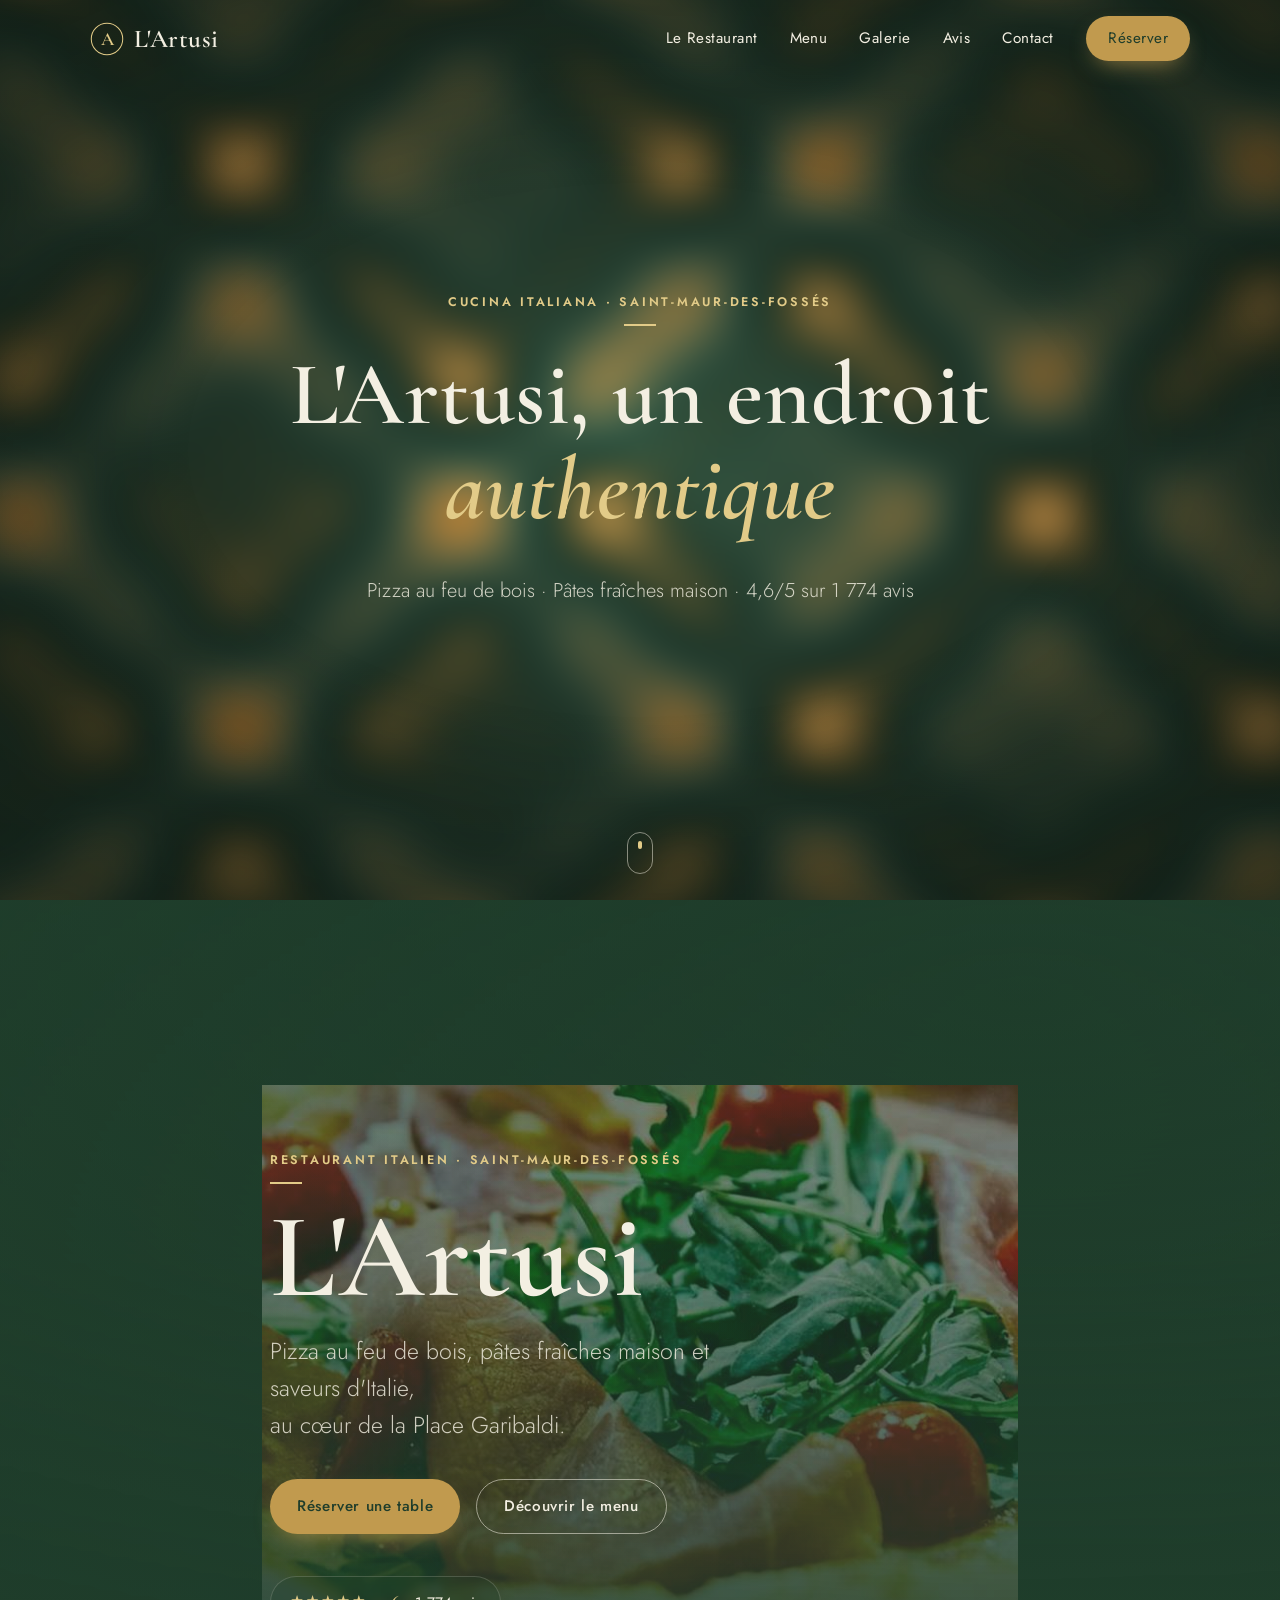
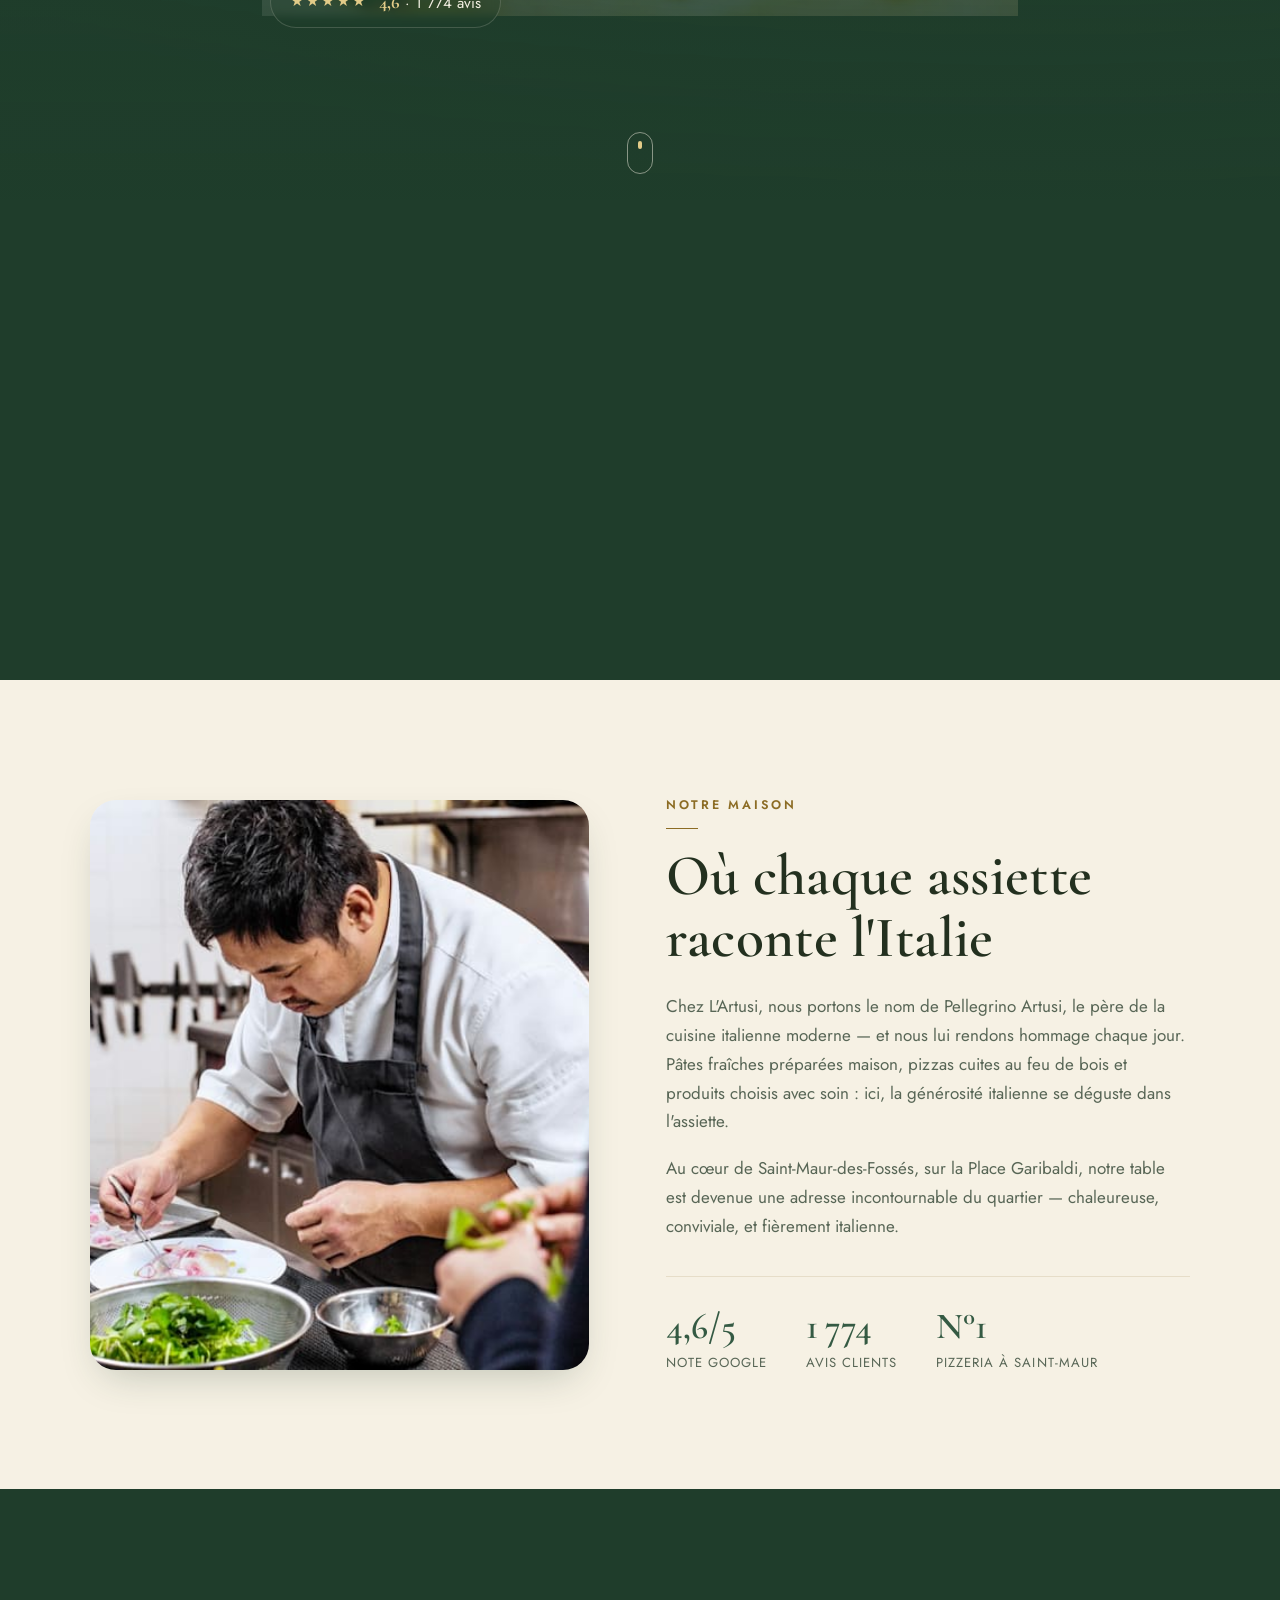
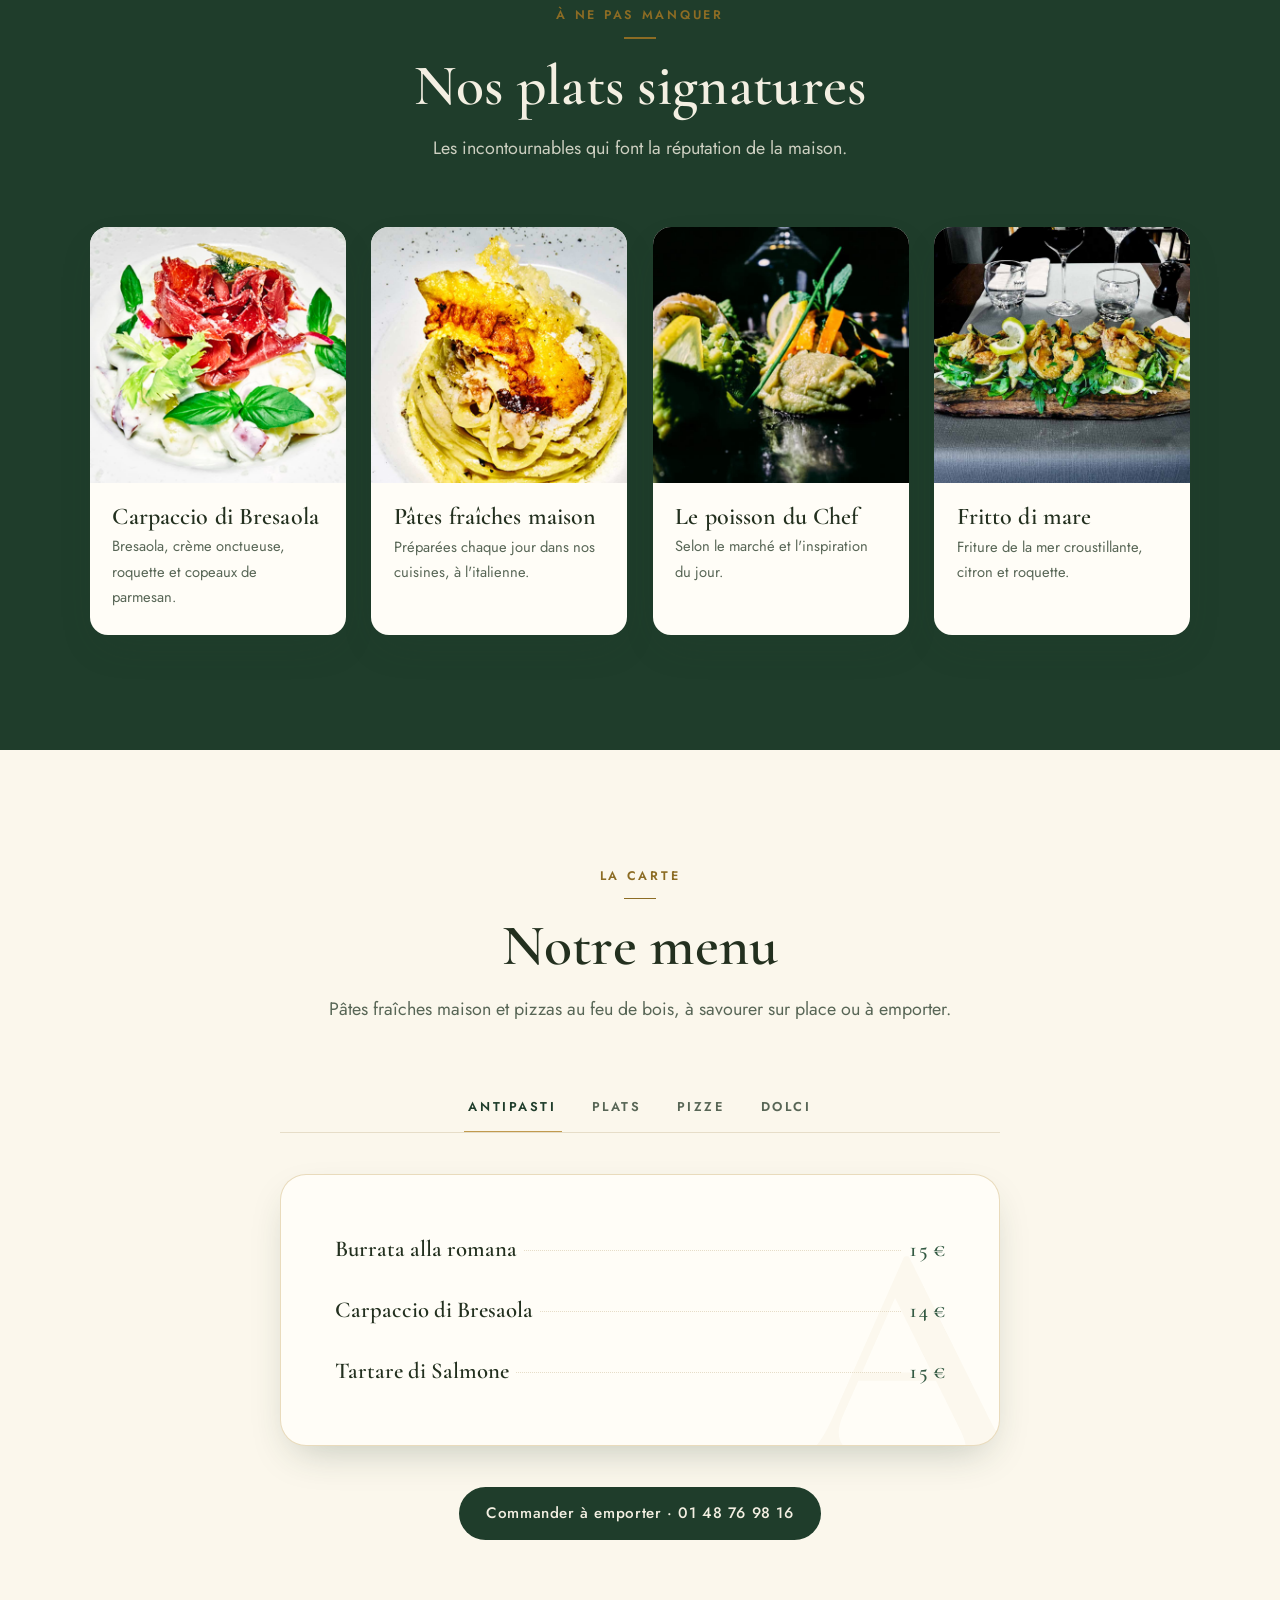
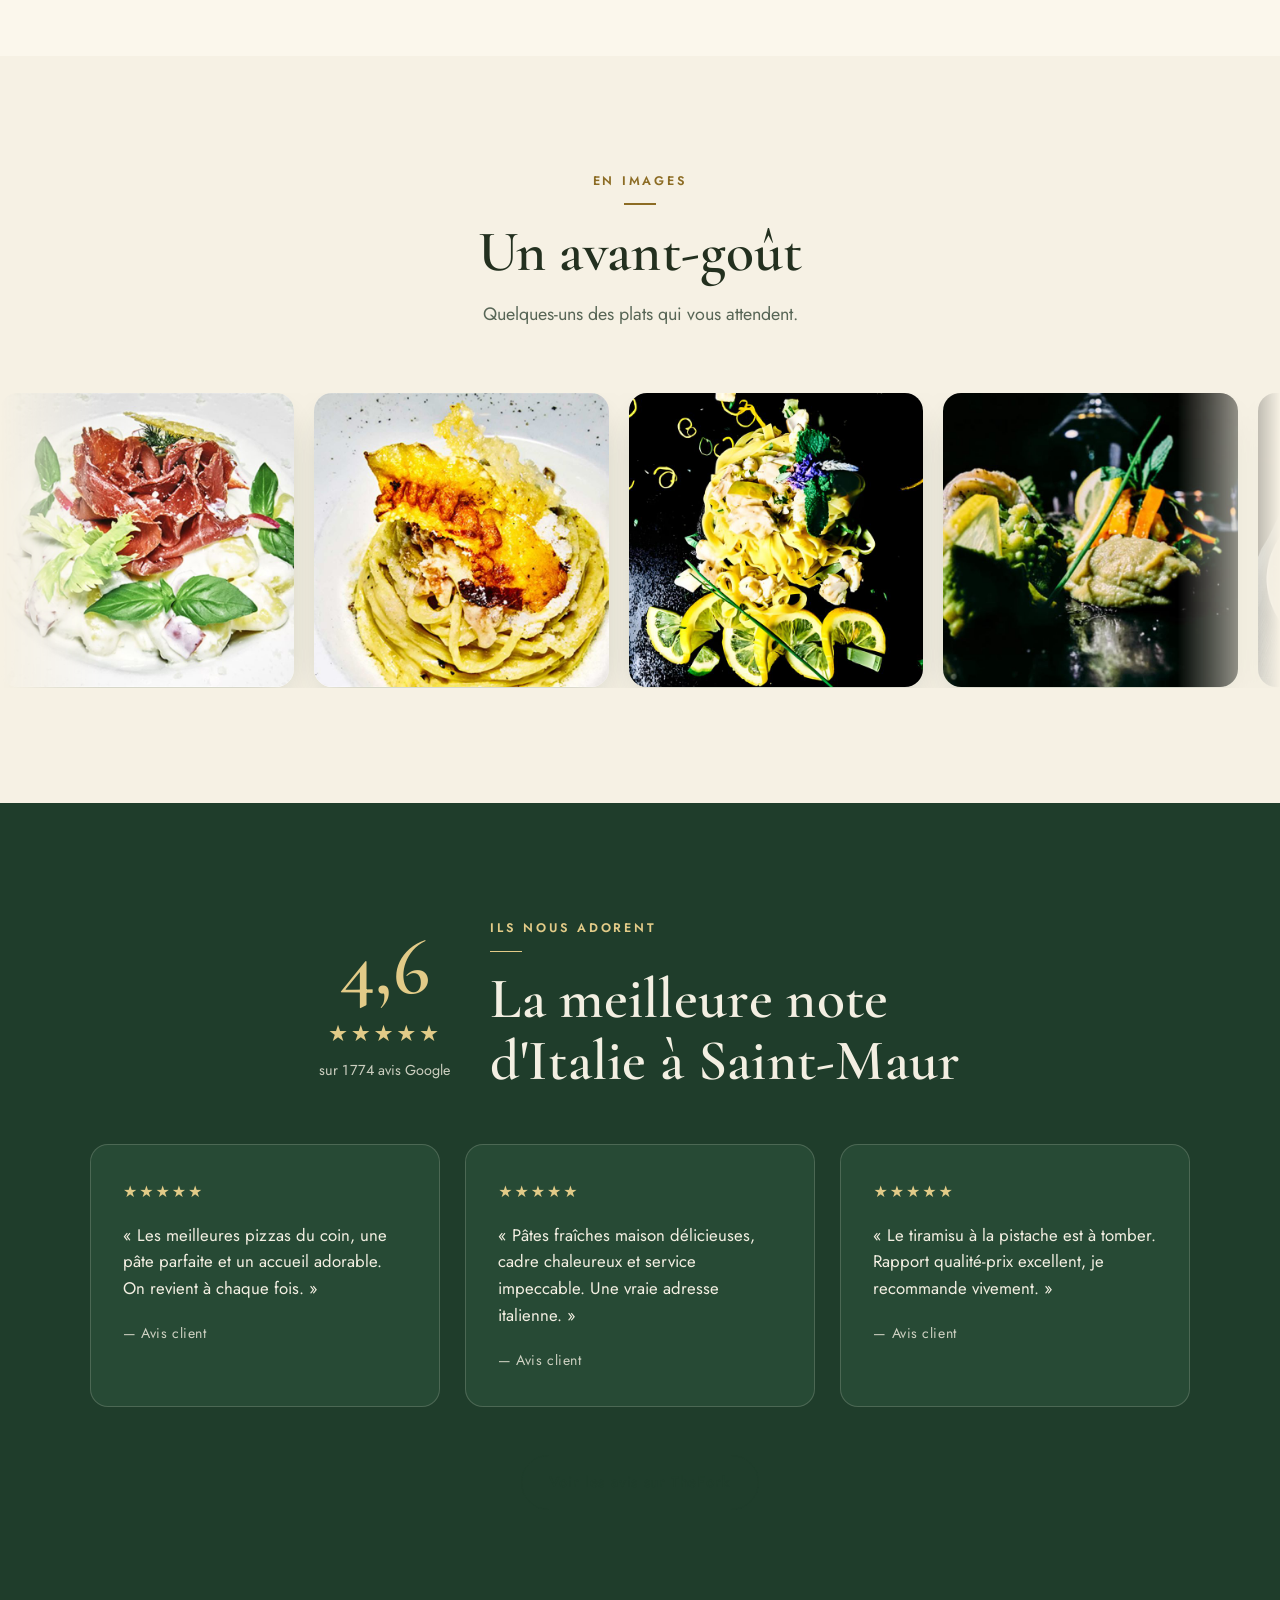
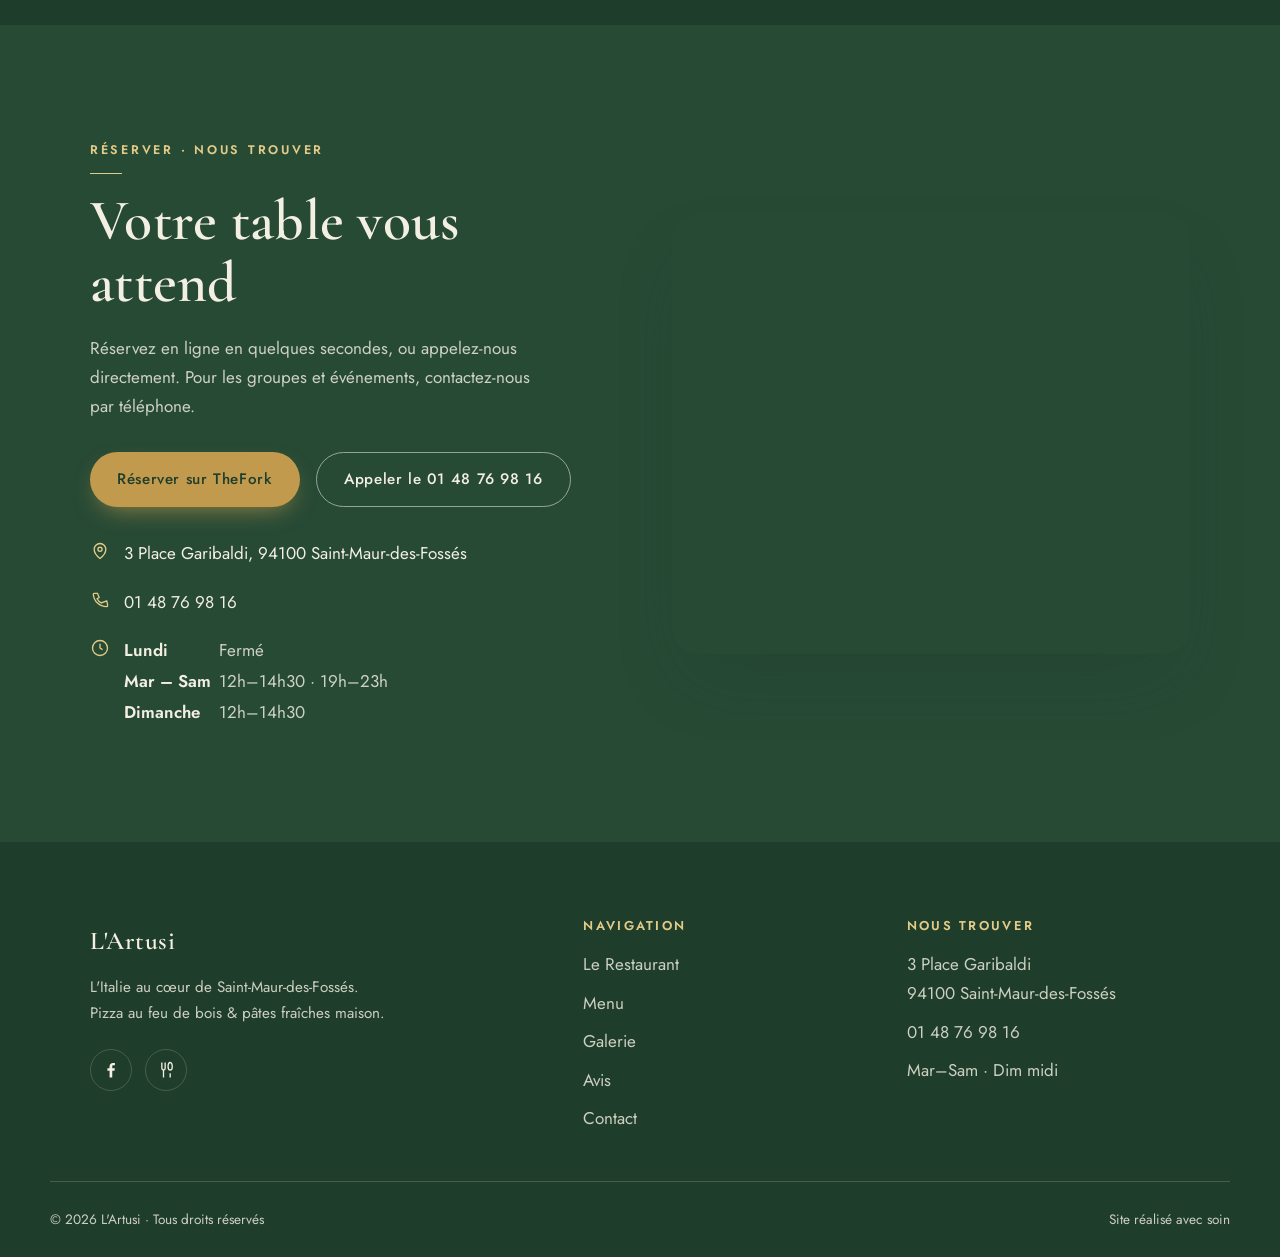
<file: lartusi-vercel/index.html>
<!DOCTYPE html>
<html lang="fr">
<head>
  <meta charset="UTF-8" />
  <meta name="viewport" content="width=device-width, initial-scale=1" />
  <title>L'Artusi — Restaurant italien à Saint-Maur-des-Fossés | Pizza au feu de bois & pâtes fraîches</title>
  <meta name="description" content="L'Artusi, restaurant et pizzeria italienne au cœur de Saint-Maur-des-Fossés (Place Garibaldi). Pizza au feu de bois, pâtes fraîches maison et saveurs d'Italie. 4,6/5 sur 1 774 avis. Réservez votre table." />
  <meta name="theme-color" content="#1f3d2b" />

  <!-- Open Graph -->
  <meta property="og:title" content="L'Artusi — Restaurant italien à Saint-Maur-des-Fossés" />
  <meta property="og:description" content="Pizza au feu de bois, pâtes fraîches maison et saveurs d'Italie. 4,6/5 sur 1 774 avis." />
  <meta property="og:type" content="restaurant" />
  <meta property="og:locale" content="fr_FR" />

  <link rel="preconnect" href="https://fonts.googleapis.com" />
  <link rel="preconnect" href="https://fonts.gstatic.com" crossorigin />
  <link href="https://fonts.googleapis.com/css2?family=Cormorant+Garamond:wght@400;500;600;700&family=Jost:wght@300;400;500;600&display=swap" rel="stylesheet" />

  <link rel="icon" href="data:image/svg+xml,%3Csvg xmlns='http://www.w3.org/2000/svg' viewBox='0 0 32 32'%3E%3Crect width='32' height='32' rx='6' fill='%231f3d2b'/%3E%3Ctext x='16' y='23' font-family='Georgia,serif' font-size='20' fill='%23c9a24b' text-anchor='middle'%3EA%3C/text%3E%3C/svg%3E" />
  <link rel="stylesheet" href="css/styles.css" />
</head>
<body>

  <!-- ============ HEADER / NAV ============ -->
  <header class="site-header" id="top">
    <div class="container nav-inner">
      <a href="#accueil" class="brand" aria-label="L'Artusi — accueil">
        <span class="brand-mark" aria-hidden="true">
          <svg viewBox="0 0 40 40" width="34" height="34">
            <circle cx="20" cy="20" r="18.5" fill="none" stroke="currentColor" stroke-width="1.2"/>
            <text x="20" y="27" text-anchor="middle" font-family="'Cormorant Garamond',serif" font-size="22" font-weight="600" fill="currentColor">A</text>
          </svg>
        </span>
        <span class="brand-name">L'Artusi</span>
      </a>

      <nav class="main-nav" id="main-nav" aria-label="Navigation principale">
        <a href="#restaurant">Le Restaurant</a>
        <a href="#menu">Menu</a>
        <a href="#galerie">Galerie</a>
        <a href="#avis">Avis</a>
        <a href="#contact">Contact</a>
        <a href="https://www.thefork.fr/restaurant/l-artusi-r287965" target="_blank" rel="noopener" class="btn btn-gold nav-cta">Réserver</a>
      </nav>

      <button class="nav-toggle" id="nav-toggle" aria-label="Ouvrir le menu" aria-expanded="false" aria-controls="main-nav">
        <span></span><span></span><span></span>
      </button>
    </div>
  </header>

  <!-- ============ INTRO (rotating words + WebGL green shader) ============ -->
  <section class="intro-hero" id="accueil">
    <canvas class="intro-shader" id="intro-shader" aria-hidden="true"></canvas>
    <div class="intro-fallback" aria-hidden="true"></div>
    <div class="intro-overlay" aria-hidden="true"></div>
    <div class="intro-content">
      <p class="eyebrow eyebrow-light intro-eyebrow reveal">Cucina italiana · Saint-Maur-des-Fossés</p>
      <h1 class="intro-title reveal">L'Artusi, un endroit<br /><span class="rotator" aria-label="convivial, chaleureux, authentique, gourmand, généreux">
        <span class="rot-word is-active">convivial</span>
        <span class="rot-word">chaleureux</span>
        <span class="rot-word">authentique</span>
        <span class="rot-word">gourmand</span>
        <span class="rot-word">généreux</span>
      </span></h1>
      <p class="intro-sub reveal">Pizza au feu de bois · Pâtes fraîches maison · 4,6/5 sur 1 774 avis</p>
    </div>
    <a href="#decouvrir" class="scroll-cue-intro" aria-label="Faire défiler vers le bas"><span></span></a>
  </section>

  <!-- ============ HERO (scroll reveal) ============ -->
  <section class="hero-scroll" id="decouvrir">
    <div class="hero-sticky">
      <div class="hero-bg" id="hero-bg" aria-hidden="true"></div>
      <div class="hero-overlay" aria-hidden="true"></div>
      <div class="container hero-content">
        <p class="eyebrow eyebrow-light reveal">Restaurant italien · Saint-Maur-des-Fossés</p>
        <h1 class="hero-title reveal">L'Artusi</h1>
        <p class="hero-sub reveal">Pizza au feu de bois, pâtes fraîches maison et saveurs d'Italie,<br />au cœur de la Place Garibaldi.</p>
        <div class="hero-actions reveal">
          <a href="https://www.thefork.fr/restaurant/l-artusi-r287965" target="_blank" rel="noopener" class="btn btn-gold">Réserver une table</a>
          <a href="#menu" class="btn btn-outline-light">Découvrir le menu</a>
        </div>
        <div class="hero-badge reveal" aria-label="Note de 4,6 sur 5 sur 1774 avis">
          <span class="stars" aria-hidden="true">★★★★★</span>
          <span><strong>4,6</strong> · 1 774 avis</span>
        </div>
      </div>
      <a href="#restaurant" class="scroll-cue" aria-label="Faire défiler vers le bas">
        <span></span>
      </a>
    </div>
  </section>

  <!-- ============ ABOUT ============ -->
  <section class="section about" id="restaurant">
    <div class="container about-grid">
      <div class="about-media reveal">
        <img src="images/real/about-chef2.jpg" alt="Notre chef dressant une assiette" width="800" height="508" loading="lazy" decoding="async" />
        <div class="about-media-accent" aria-hidden="true"></div>
      </div>
      <div class="about-text">
        <p class="eyebrow reveal">Notre Maison</p>
        <h2 class="reveal">Où chaque assiette<br />raconte l'Italie</h2>
        <p class="reveal">Chez L'Artusi, nous portons le nom de Pellegrino Artusi, le père de la cuisine italienne moderne — et nous lui rendons hommage chaque jour. Pâtes fraîches préparées maison, pizzas cuites au feu de bois et produits choisis avec soin : ici, la générosité italienne se déguste dans l'assiette.</p>
        <p class="reveal">Au cœur de Saint-Maur-des-Fossés, sur la Place Garibaldi, notre table est devenue une adresse incontournable du quartier — chaleureuse, conviviale, et fièrement italienne.</p>
        <div class="stats reveal">
          <div class="stat"><span class="stat-num" data-count="4.6" data-decimals="1" data-suffix="/5">4,6/5</span><span class="stat-label">Note Google</span></div>
          <div class="stat"><span class="stat-num" data-count="1774">1 774</span><span class="stat-label">Avis clients</span></div>
          <div class="stat"><span class="stat-num">N°1</span><span class="stat-label">Pizzeria à Saint-Maur</span></div>
        </div>
      </div>
    </div>
  </section>

  <!-- ============ SIGNATURES ============ -->
  <section class="section signatures">
    <div class="container">
      <div class="section-head center">
        <p class="eyebrow reveal">À ne pas manquer</p>
        <h2 class="reveal">Nos plats signatures</h2>
        <p class="section-lead reveal">Les incontournables qui font la réputation de la maison.</p>
      </div>
      <div class="sig-grid">
        <article class="sig-card reveal">
          <div class="sig-img"><img src="images/real/sig-bresaola.jpg" alt="Carpaccio di Bresaola" width="600" height="600" loading="lazy" decoding="async" /></div>
          <div class="sig-body">
            <h3>Carpaccio di Bresaola</h3>
            <p>Bresaola, crème onctueuse, roquette et copeaux de parmesan.</p>
          </div>
        </article>
        <article class="sig-card reveal">
          <div class="sig-img"><img src="images/real/sig-pasta.jpg" alt="Pâtes fraîches maison" width="600" height="600" loading="lazy" decoding="async" /></div>
          <div class="sig-body">
            <h3>Pâtes fraîches maison</h3>
            <p>Préparées chaque jour dans nos cuisines, à l'italienne.</p>
          </div>
        </article>
        <article class="sig-card reveal">
          <div class="sig-img"><img src="images/real/sig-fish.jpg" alt="Le poisson du Chef" width="600" height="600" loading="lazy" decoding="async" /></div>
          <div class="sig-body">
            <h3>Le poisson du Chef</h3>
            <p>Selon le marché et l'inspiration du jour.</p>
          </div>
        </article>
        <article class="sig-card reveal">
          <div class="sig-img"><img src="images/real/dish-fritto.jpg" alt="Fritto di mare" width="600" height="600" loading="lazy" decoding="async" /></div>
          <div class="sig-body">
            <h3>Fritto di mare</h3>
            <p>Friture de la mer croustillante, citron et roquette.</p>
          </div>
        </article>
      </div>
    </div>
  </section>

  <!-- ============ MENU ============ -->
  <section class="section menu" id="menu">
    <div class="container">
      <div class="section-head center">
        <p class="eyebrow reveal">La Carte</p>
        <h2 class="reveal">Notre menu</h2>
        <p class="section-lead reveal">Pâtes fraîches maison et pizzas au feu de bois, à savourer sur place ou à emporter.</p>
      </div>

      <div class="menu-tabs reveal" role="tablist" aria-label="Catégories du menu">
        <button class="menu-tab is-active" role="tab" aria-selected="true" data-tab="antipasti">Antipasti</button>
        <button class="menu-tab" role="tab" aria-selected="false" data-tab="plats">Plats</button>
        <button class="menu-tab" role="tab" aria-selected="false" data-tab="pizze">Pizze</button>
        <button class="menu-tab" role="tab" aria-selected="false" data-tab="dolci">Dolci</button>
        <span class="menu-tabs__bar" aria-hidden="true"></span>
      </div>

      <div class="menu-panels reveal">
        <div class="menu-panel is-active" data-panel="antipasti">
          <div class="menu-item"><div class="menu-item-head"><span class="menu-name">Burrata alla romana</span><span class="menu-dots" aria-hidden="true"></span><span class="menu-price">15 €</span></div></div>
          <div class="menu-item"><div class="menu-item-head"><span class="menu-name">Carpaccio di Bresaola</span><span class="menu-dots" aria-hidden="true"></span><span class="menu-price">14 €</span></div></div>
          <div class="menu-item"><div class="menu-item-head"><span class="menu-name">Tartare di Salmone</span><span class="menu-dots" aria-hidden="true"></span><span class="menu-price">15 €</span></div></div>
        </div>

        <div class="menu-panel" data-panel="plats" hidden>
          <div class="menu-item"><div class="menu-item-head"><span class="menu-name">Cascata di vongole</span><span class="menu-dots" aria-hidden="true"></span><span class="menu-price">20 €</span></div></div>
          <div class="menu-item"><div class="menu-item-head"><span class="menu-name">Ciuffetti di vitello</span><span class="menu-dots" aria-hidden="true"></span><span class="menu-price">22 €</span></div></div>
          <div class="menu-item"><div class="menu-item-head"><span class="menu-name">Calamarata Napoletana</span><span class="menu-dots" aria-hidden="true"></span><span class="menu-price">22 €</span></div></div>
          <div class="menu-item"><div class="menu-item-head"><span class="menu-name">Gnocchi Mascarpone e pera</span><span class="menu-dots" aria-hidden="true"></span><span class="menu-price">18 €</span></div></div>
        </div>

        <div class="menu-panel" data-panel="pizze" hidden>
          <div class="menu-item"><div class="menu-item-head"><span class="menu-name">L'or noir</span><span class="menu-dots" aria-hidden="true"></span><span class="menu-price">17 €</span></div><p class="menu-desc">Crème de truffe, roquette, éclats de parmesan.</p></div>
          <div class="menu-item"><div class="menu-item-head"><span class="menu-name">Il senso del gusto</span><span class="menu-dots" aria-hidden="true"></span><span class="menu-price">17 €</span></div><p class="menu-desc">Jambon de Parme, datterini, roquette et éclats de parmesan.</p></div>
          <div class="menu-item"><div class="menu-item-head"><span class="menu-name">Quattro Formaggi</span><span class="menu-dots" aria-hidden="true"></span><span class="menu-price">15 €</span></div><p class="menu-desc">Gorgonzola, provola, fior di latte, parmigiano reggiano.</p></div>
        </div>

        <div class="menu-panel" data-panel="dolci" hidden>
          <div class="menu-item"><div class="menu-item-head"><span class="menu-name">Tiramisù</span><span class="menu-dots" aria-hidden="true"></span><span class="menu-price">8 €</span></div></div>
          <div class="menu-item"><div class="menu-item-head"><span class="menu-name">Baba au rhum ou limoncello</span><span class="menu-dots" aria-hidden="true"></span><span class="menu-price">9 €</span></div></div>
          <div class="menu-item"><div class="menu-item-head"><span class="menu-name">Panna cotta</span><span class="menu-dots" aria-hidden="true"></span><span class="menu-price">7 €</span></div></div>
        </div>
      </div>

      <div class="menu-foot center reveal">
        <a href="tel:+33148769816" class="btn btn-dark">Commander à emporter · 01 48 76 98 16</a>
      </div>
    </div>
  </section>

  <!-- ============ GALLERY ============ -->
  <section class="section gallery" id="galerie">
    <div class="container">
      <div class="section-head center">
        <p class="eyebrow reveal">En images</p>
        <h2 class="reveal">Un avant-goût</h2>
        <p class="section-lead reveal">Quelques-uns des plats qui vous attendent.</p>
      </div>
    </div>
    <div class="slider-mask reveal" aria-label="Carrousel de nos plats">
      <div class="slider-track">
        <figure class="slide-item"><img src="images/gallery/g-bresaola.jpg" alt="Carpaccio di bresaola" width="720" height="720" loading="lazy" decoding="async" /></figure>
        <figure class="slide-item"><img src="images/gallery/g-cacio.jpg" alt="Spaghetti cacio e pepe" width="720" height="720" loading="lazy" decoding="async" /></figure>
        <figure class="slide-item"><img src="images/gallery/g-pasta-citron.jpg" alt="Pâtes fraîches au citron" width="720" height="720" loading="lazy" decoding="async" /></figure>
        <figure class="slide-item"><img src="images/gallery/g-poisson-ardoise.jpg" alt="Le poisson du chef" width="720" height="720" loading="lazy" decoding="async" /></figure>
        <figure class="slide-item"><img src="images/gallery/g-caprese.jpg" alt="Burrata et jambon de Parme" width="720" height="720" loading="lazy" decoding="async" /></figure>
        <figure class="slide-item"><img src="images/gallery/g-fritto.jpg" alt="Fritto di mare" width="720" height="720" loading="lazy" decoding="async" /></figure>
        <figure class="slide-item"><img src="images/gallery/g-poisson-agrumes.jpg" alt="Poisson aux agrumes" width="720" height="720" loading="lazy" decoding="async" /></figure>
        <figure class="slide-item"><img src="images/gallery/g-pizza.jpg" alt="Pizza au feu de bois" width="720" height="720" loading="lazy" decoding="async" /></figure>
        <figure class="slide-item"><img src="images/gallery/g-prosciutto.jpg" alt="Assiette de jambon de Parme" width="720" height="720" loading="lazy" decoding="async" /></figure>
        <figure class="slide-item"><img src="images/gallery/g-trofie.jpg" alt="Trofie aux légumes" width="720" height="720" loading="lazy" decoding="async" /></figure>
        <figure class="slide-item" aria-hidden="true"><img src="images/gallery/g-bresaola.jpg" alt="" width="720" height="720" loading="lazy" decoding="async" /></figure>
        <figure class="slide-item" aria-hidden="true"><img src="images/gallery/g-cacio.jpg" alt="" width="720" height="720" loading="lazy" decoding="async" /></figure>
        <figure class="slide-item" aria-hidden="true"><img src="images/gallery/g-pasta-citron.jpg" alt="" width="720" height="720" loading="lazy" decoding="async" /></figure>
        <figure class="slide-item" aria-hidden="true"><img src="images/gallery/g-poisson-ardoise.jpg" alt="" width="720" height="720" loading="lazy" decoding="async" /></figure>
        <figure class="slide-item" aria-hidden="true"><img src="images/gallery/g-caprese.jpg" alt="" width="720" height="720" loading="lazy" decoding="async" /></figure>
        <figure class="slide-item" aria-hidden="true"><img src="images/gallery/g-fritto.jpg" alt="" width="720" height="720" loading="lazy" decoding="async" /></figure>
        <figure class="slide-item" aria-hidden="true"><img src="images/gallery/g-poisson-agrumes.jpg" alt="" width="720" height="720" loading="lazy" decoding="async" /></figure>
        <figure class="slide-item" aria-hidden="true"><img src="images/gallery/g-pizza.jpg" alt="" width="720" height="720" loading="lazy" decoding="async" /></figure>
        <figure class="slide-item" aria-hidden="true"><img src="images/gallery/g-prosciutto.jpg" alt="" width="720" height="720" loading="lazy" decoding="async" /></figure>
        <figure class="slide-item" aria-hidden="true"><img src="images/gallery/g-trofie.jpg" alt="" width="720" height="720" loading="lazy" decoding="async" /></figure>
      </div>
    </div>
  </section>

  <!-- ============ REVIEWS ============ -->
  <section class="section reviews" id="avis">
    <div class="container">
      <div class="reviews-head reveal">
        <div class="reviews-score">
          <span class="big-score" data-count="4.6" data-decimals="1">4,6</span>
          <span class="stars stars-lg" aria-hidden="true">★★★★★</span>
          <span class="reviews-count">sur <span data-count="1774">1 774</span> avis Google</span>
        </div>
        <div class="reviews-intro">
          <p class="eyebrow eyebrow-light">Ils nous adorent</p>
          <h2>La meilleure note<br />d'Italie à Saint-Maur</h2>
        </div>
      </div>
      <!-- NOTE : témoignages illustratifs à remplacer par de vrais avis Google. -->
      <div class="reviews-grid">
        <blockquote class="review-card reveal">
          <span class="stars" aria-hidden="true">★★★★★</span>
          <p>« Les meilleures pizzas du coin, une pâte parfaite et un accueil adorable. On revient à chaque fois. »</p>
          <cite>— Avis client</cite>
        </blockquote>
        <blockquote class="review-card reveal">
          <span class="stars" aria-hidden="true">★★★★★</span>
          <p>« Pâtes fraîches maison délicieuses, cadre chaleureux et service impeccable. Une vraie adresse italienne. »</p>
          <cite>— Avis client</cite>
        </blockquote>
        <blockquote class="review-card reveal">
          <span class="stars" aria-hidden="true">★★★★★</span>
          <p>« Le tiramisu à la pistache est à tomber. Rapport qualité-prix excellent, je recommande vivement. »</p>
          <cite>— Avis client</cite>
        </blockquote>
      </div>
      <div class="center reveal">
        <a href="https://www.thefork.fr/restaurant/l-artusi-r287965" target="_blank" rel="noopener" class="btn btn-outline-dark">Voir les avis sur TheFork</a>
      </div>
    </div>
  </section>

  <!-- ============ CONTACT / RESERVATION ============ -->
  <section class="section contact" id="contact">
    <div class="container contact-grid">
      <div class="contact-info">
        <p class="eyebrow eyebrow-light reveal">Réserver · Nous trouver</p>
        <h2 class="reveal">Votre table vous attend</h2>
        <p class="reveal contact-lead">Réservez en ligne en quelques secondes, ou appelez-nous directement. Pour les groupes et événements, contactez-nous par téléphone.</p>

        <div class="contact-actions reveal">
          <a href="https://www.thefork.fr/restaurant/l-artusi-r287965" target="_blank" rel="noopener" class="btn btn-gold">Réserver sur TheFork</a>
          <a href="tel:+33148769816" class="btn btn-outline-light">Appeler le 01 48 76 98 16</a>
        </div>

        <ul class="contact-details reveal">
          <li>
            <svg viewBox="0 0 24 24" width="20" height="20" aria-hidden="true" fill="none" stroke="currentColor" stroke-width="1.6"><path d="M12 21s-7-5.2-7-11a7 7 0 0 1 14 0c0 5.8-7 11-7 11Z"/><circle cx="12" cy="10" r="2.5"/></svg>
            <span>3 Place Garibaldi, 94100 Saint-Maur-des-Fossés</span>
          </li>
          <li>
            <svg viewBox="0 0 24 24" width="20" height="20" aria-hidden="true" fill="none" stroke="currentColor" stroke-width="1.6"><path d="M5 4h4l2 5-2.5 1.5a11 11 0 0 0 5 5L20 13l1 4v2a1 1 0 0 1-1 1A16 16 0 0 1 4 5a1 1 0 0 1 1-1Z"/></svg>
            <a href="tel:+33148769816">01 48 76 98 16</a>
          </li>
          <li>
            <svg viewBox="0 0 24 24" width="20" height="20" aria-hidden="true" fill="none" stroke="currentColor" stroke-width="1.6"><circle cx="12" cy="12" r="9"/><path d="M12 7v5l3 2"/></svg>
            <div class="hours">
              <span><strong>Lundi</strong> Fermé</span>
              <span><strong>Mar – Sam</strong> 12h–14h30 · 19h–23h</span>
              <span><strong>Dimanche</strong> 12h–14h30</span>
            </div>
          </li>
        </ul>
      </div>

      <div class="contact-map reveal">
        <iframe
          title="Localisation de L'Artusi sur la carte"
          src="https://www.google.com/maps?q=3+Place+Garibaldi,+94100+Saint-Maur-des-Foss%C3%A9s&output=embed"
          width="600" height="450" style="border:0;" loading="lazy" referrerpolicy="no-referrer-when-downgrade"></iframe>
      </div>
    </div>
  </section>

  <!-- ============ FOOTER ============ -->
  <footer class="site-footer">
    <div class="container footer-grid">
      <div class="footer-brand">
        <span class="brand-name">L'Artusi</span>
        <p>L'Italie au cœur de Saint-Maur-des-Fossés. Pizza au feu de bois & pâtes fraîches maison.</p>
        <div class="socials">
          <a href="https://www.facebook.com/restaurantlartusi" target="_blank" rel="noopener" aria-label="Facebook">
            <svg viewBox="0 0 24 24" width="20" height="20" fill="currentColor"><path d="M13.5 21v-8h2.7l.4-3.1h-3.1V7.9c0-.9.25-1.5 1.55-1.5h1.65V3.6c-.8-.1-1.6-.15-2.4-.15-2.4 0-4.05 1.46-4.05 4.15v2.3H7.7V13h2.6v8h3.2Z"/></svg>
          </a>
          <a href="https://www.thefork.fr/restaurant/l-artusi-r287965" target="_blank" rel="noopener" aria-label="TheFork">
            <svg viewBox="0 0 24 24" width="20" height="20" fill="none" stroke="currentColor" stroke-width="1.6"><path d="M7 3v7a2 2 0 0 0 4 0V3M9 12v9M17 3c-1.5 0-2.5 2-2.5 5s1 4 2.5 4 2.5-1 2.5-4-1-5-2.5-5Zm0 13v5"/></svg>
          </a>
        </div>
      </div>
      <nav class="footer-nav" aria-label="Liens de pied de page">
        <h4>Navigation</h4>
        <a href="#restaurant">Le Restaurant</a>
        <a href="#menu">Menu</a>
        <a href="#galerie">Galerie</a>
        <a href="#avis">Avis</a>
        <a href="#contact">Contact</a>
      </nav>
      <div class="footer-contact">
        <h4>Nous trouver</h4>
        <p>3 Place Garibaldi<br />94100 Saint-Maur-des-Fossés</p>
        <p><a href="tel:+33148769816">01 48 76 98 16</a></p>
        <p>Mar–Sam · Dim midi</p>
      </div>
    </div>
    <div class="container footer-bottom">
      <span>© 2026 L'Artusi · Tous droits réservés</span>
      <span class="footer-credit">Site réalisé avec soin</span>
    </div>
  </footer>

  <!-- Barre d'action mobile (commande / réservation toujours à portée de pouce) -->
  <nav class="mobile-bar" aria-label="Actions rapides">
    <a href="tel:+33148769816" class="mobile-bar-btn mb-call">
      <svg viewBox="0 0 24 24" width="18" height="18" aria-hidden="true" fill="none" stroke="currentColor" stroke-width="1.7"><path d="M5 4h4l2 5-2.5 1.5a11 11 0 0 0 5 5L16 13l5 2v2a1 1 0 0 1-1 1A16 16 0 0 1 4 5a1 1 0 0 1 1-1Z"/></svg>
      Appeler
    </a>
    <a href="https://www.thefork.fr/restaurant/l-artusi-r287965" target="_blank" rel="noopener" class="mobile-bar-btn mb-book">Réserver une table</a>
  </nav>

  <script src="js/script.js"></script>
  <script src="js/intro.js"></script>
</body>
</html>
</file>
<file: lartusi-vercel/css/styles.css>
/* =========================================================
   L'ARTUSI — Premium restaurant site
   Palette: deep green / cream / gold · Serif display + clean sans
   ========================================================= */

:root {
  /* Greens */
  --green-900: #1f3d2b;
  --green-800: #274a35;
  --green-700: #345a43;
  --green-600: #4a7058;

  /* Creams */
  --cream:      #f6f1e4;
  --cream-2:    #fbf7ec;
  --cream-card: #fffdf7;

  /* Gold */
  --gold:        #c19a4e;
  --gold-bright: #e2cb88;
  --gold-deep:   #8c6c24;

  /* Text */
  --ink:        #23301f;
  --ink-soft:   #586656;
  --text-light:      #f3efe2;
  --text-light-soft: rgba(243, 239, 226, .82);

  --line:      #e6ddc8;
  --line-dark: rgba(243, 239, 226, .18);

  --serif: "Cormorant Garamond", Georgia, "Times New Roman", serif;
  --sans:  "Jost", system-ui, -apple-system, "Segoe UI", sans-serif;

  --r-sm: 12px;
  --r:    18px;
  --r-lg: 26px;

  --shadow-sm: 0 2px 10px rgba(31, 61, 43, .08);
  --shadow-md: 0 16px 40px -14px rgba(31, 61, 43, .28);
  --shadow-lg: 0 34px 70px -24px rgba(31, 61, 43, .42);

  --nav-h: 78px;
  --maxw: 1180px;
  --hero-scroll: 480px; /* scroll distance for the hero clip-path reveal (reveals early) */
}

/* ---------- Reset / base ---------- */
*, *::before, *::after { box-sizing: border-box; }
* { margin: 0; }

html {
  scroll-behavior: smooth;
  scroll-padding-top: var(--nav-h);
  -webkit-text-size-adjust: 100%;
}

body {
  font-family: var(--sans);
  font-weight: 400;
  font-size: 1.0625rem;
  line-height: 1.7;
  color: var(--ink);
  background: var(--cream);
  -webkit-font-smoothing: antialiased;
  overflow-x: hidden;
}

img { display: block; max-width: 100%; height: auto; }
a { color: inherit; text-decoration: none; }
button { font-family: inherit; cursor: pointer; border: none; background: none; }

h1, h2, h3, h4 {
  font-family: var(--serif);
  font-weight: 600;
  line-height: 1.08;
  letter-spacing: .005em;
}

/* ---------- Layout helpers ---------- */
.container { width: 100%; max-width: var(--maxw); margin-inline: auto; padding-inline: clamp(1.2rem, 4vw, 2.5rem); }
.section { padding-block: clamp(4.5rem, 9vw, 8rem); }
.center { text-align: center; }

.section-head { max-width: 640px; margin-inline: auto; margin-bottom: clamp(2.5rem, 5vw, 4rem); }
.section-head.center { text-align: center; }

.eyebrow {
  font-size: .78rem;
  font-weight: 600;
  letter-spacing: .22em;
  text-transform: uppercase;
  color: var(--gold-deep);
  margin-bottom: 1rem;
}
.eyebrow-light { color: var(--gold-bright); }
.eyebrow::after { content: ""; display: block; height: 1.5px; width: 32px; margin-top: .7rem; background: var(--gold-deep); }
.eyebrow-light::after { background: var(--gold-bright); }
.section-head.center .eyebrow::after, .intro-content .eyebrow::after { margin-inline: auto; }
.js .eyebrow.reveal::after { width: 0; transition: width .9s cubic-bezier(.22,.61,.36,1) .25s; }
.js .eyebrow.reveal.in-view::after { width: 32px; }

h2 { font-size: clamp(2.1rem, 4.6vw, 3.6rem); }
.section-lead { color: var(--ink-soft); font-size: 1.12rem; margin-top: 1rem; }

/* ---------- Buttons ---------- */
.btn {
  display: inline-flex;
  align-items: center;
  justify-content: center;
  gap: .5rem;
  min-height: 48px;
  padding: .85rem 1.7rem;
  font-family: var(--sans);
  font-size: .95rem;
  font-weight: 500;
  letter-spacing: .04em;
  border-radius: 999px;
  transition: transform .25s ease, background-color .25s ease, color .25s ease, box-shadow .25s ease, border-color .25s ease;
  will-change: transform;
}
.btn:hover { transform: translateY(-2px); }
.btn:active { transform: translateY(0); }
.btn:focus-visible { outline: 2px solid var(--gold-bright); outline-offset: 3px; }

.btn-gold { background: var(--gold); color: var(--green-900); box-shadow: 0 10px 24px -10px rgba(193, 154, 78, .8); position: relative; overflow: hidden; isolation: isolate; }
.btn-gold:hover { background: var(--gold-bright); box-shadow: 0 16px 30px -12px rgba(193, 154, 78, .9); }
.btn-gold::after { content: ""; position: absolute; inset: 0; z-index: -1; pointer-events: none;
  background: linear-gradient(120deg, transparent 35%, rgba(255, 255, 255, .4) 50%, transparent 65%);
  transform: translateX(-130%); transition: transform .75s ease; }
.btn-gold:hover::after { transform: translateX(130%); }

/* Visible keyboard focus everywhere (the invisible expensive stuff) */
a:focus-visible, button:focus-visible { outline: 2px solid var(--gold); outline-offset: 3px; border-radius: 3px; }

.btn-dark { background: var(--green-900); color: var(--text-light); }
.btn-dark:hover { background: var(--green-800); }

.btn-outline-light { border: 1.5px solid rgba(243, 239, 226, .55); color: var(--text-light); }
.btn-outline-light:hover { background: var(--text-light); color: var(--green-900); border-color: var(--text-light); }

.btn-outline-dark { border: 1.5px solid var(--green-900); color: var(--green-900); }
.btn-outline-dark:hover { background: var(--green-900); color: var(--text-light); }

/* ---------- Reveal animations ---------- */
.js .reveal { opacity: 0; transform: translateY(30px); transition: opacity .8s cubic-bezier(.22,.61,.36,1), transform .8s cubic-bezier(.22,.61,.36,1); }
.js .reveal.in-view { opacity: 1; transform: none; }

/* =========================================================
   HEADER / NAV
   ========================================================= */
.site-header {
  position: fixed;
  inset: 0 0 auto 0;
  height: var(--nav-h);
  z-index: 100;
  display: flex;
  align-items: center;
  transition: background-color .35s ease, box-shadow .35s ease, height .35s ease;
}
.nav-inner { display: flex; align-items: center; justify-content: space-between; width: 100%; }

.brand { display: inline-flex; align-items: center; gap: .6rem; color: var(--text-light); transition: color .35s ease; }
.brand-mark { display: inline-flex; color: var(--gold-bright); transition: color .35s ease; }
.brand-name { font-family: var(--serif); font-weight: 600; font-size: 1.6rem; letter-spacing: .02em; }

.main-nav { display: flex; align-items: center; gap: 2rem; }
.main-nav a { color: var(--text-light); font-size: .95rem; font-weight: 400; letter-spacing: .03em; transition: color .25s ease; position: relative; }
.main-nav a:not(.nav-cta)::after {
  content: ""; position: absolute; left: 0; bottom: -6px; width: 0; height: 1.5px;
  background: var(--gold-bright); transition: width .3s ease;
}
.main-nav a:not(.nav-cta):hover::after { width: 100%; }
.nav-cta { padding: .6rem 1.4rem; min-height: 0; }
.main-nav a.nav-cta { color: var(--green-900); }
.site-header.scrolled .main-nav a.nav-cta { color: var(--green-900); }

/* Scrolled state */
.site-header.scrolled { background: var(--cream-2); box-shadow: var(--shadow-sm); height: 66px; }
.site-header.scrolled .brand,
.site-header.scrolled .main-nav a:not(.nav-cta) { color: var(--green-900); }
.site-header.scrolled .brand-mark { color: var(--gold-deep); }
.site-header.scrolled .main-nav a:not(.nav-cta):hover { color: var(--gold-deep); }

/* Hamburger */
.nav-toggle { display: none; flex-direction: column; gap: 5px; width: 44px; height: 44px; align-items: center; justify-content: center; }
.nav-toggle span { width: 24px; height: 2px; background: var(--text-light); transition: transform .3s ease, opacity .3s ease, background-color .35s ease; }
.site-header.scrolled .nav-toggle span { background: var(--green-900); }

/* =========================================================
   INTRO HERO — rotating words over a WebGL green shader
   ========================================================= */
.intro-hero {
  position: relative; min-height: 100dvh; display: flex; align-items: center; justify-content: center;
  text-align: center; color: var(--text-light); background: var(--green-900); overflow: hidden;
}
.intro-shader { position: absolute; inset: 0; width: 100%; height: 100%; display: block; }
.intro-fallback { /* shown only if WebGL is unavailable */
  position: absolute; inset: 0; opacity: 0;
  background:
    radial-gradient(60% 60% at 50% 42%, rgba(74,112,88,.6), transparent 70%),
    radial-gradient(45% 45% at 72% 72%, rgba(193,154,78,.14), transparent 70%),
    var(--green-900);
}
.no-webgl .intro-shader { display: none; }
.no-webgl .intro-fallback { opacity: 1; }
.intro-overlay { position: absolute; inset: 0; z-index: 1;
  background: radial-gradient(125% 105% at 50% 50%, transparent 28%, rgba(16,34,24,.62)); }
.intro-content { position: relative; z-index: 2; padding: 0 1.5rem; max-width: 920px; }
.intro-eyebrow { margin-bottom: 1.4rem; }
.intro-title { font-size: clamp(2.6rem, 7vw, 5.6rem); font-weight: 600; line-height: 1.06; }
.rotator { display: inline-grid; height: 1.18em; overflow: hidden; vertical-align: bottom; }
.rot-word {
  grid-area: 1 / 1; color: var(--gold-bright); font-style: italic; white-space: nowrap;
  opacity: 0; transform: translateY(112%);
  transition: opacity .5s ease, transform .65s cubic-bezier(.22, 1.2, .36, 1);
}
.rot-word.is-active { opacity: 1; transform: translateY(0); }
.rot-word.is-exit {
  opacity: 0; transform: translateY(-112%);
  transition: opacity .4s ease, transform .5s cubic-bezier(.4, 0, .2, 1);
}
.intro-sub { margin-top: 1.6rem; font-size: clamp(1rem, 2vw, 1.25rem); color: var(--text-light-soft); font-weight: 300; }
.scroll-cue-intro { position: absolute; bottom: 26px; left: 50%; transform: translateX(-50%); z-index: 2;
  width: 26px; height: 42px; border: 1.5px solid rgba(243,239,226,.5); border-radius: 14px;
  display: flex; justify-content: center; padding-top: 8px; }
.scroll-cue-intro span { width: 4px; height: 8px; border-radius: 4px; background: var(--gold-bright);
  animation: scrollDot 1.6s ease-in-out infinite; }

/* =========================================================
   HERO — scroll reveal (clip-path + zoom), no dependencies
   ========================================================= */
.hero-scroll { position: relative; width: 100%; height: calc(var(--hero-scroll) + 100dvh); background: var(--green-900); }
.hero-sticky {
  position: sticky; top: 0; height: 100vh; height: 100dvh; overflow: hidden;
  display: flex; align-items: center; color: var(--text-light); background: var(--green-900);
}
.hero-bg {
  position: absolute; inset: 0;
  background-image: url("../images/real/sig-pizza.jpg");
  background-position: center; background-repeat: no-repeat; background-size: cover;
  clip-path: polygon(25% 25%, 75% 25%, 75% 75%, 25% 75%);
  transform: scale(1.18);
  will-change: clip-path, transform;
}
.hero-overlay {
  position: absolute; inset: 0;
  background:
    linear-gradient(180deg, rgba(31,61,43,.55) 0%, rgba(31,61,43,.4) 40%, rgba(31,61,43,.82) 100%),
    radial-gradient(120% 90% at 80% 10%, rgba(31,61,43,.15), rgba(31,61,43,.7));
}
.hero-content { position: relative; z-index: 2; padding-top: var(--nav-h); max-width: 820px; }
.hero-title { font-size: clamp(3.4rem, 11vw, 7.5rem); font-weight: 600; line-height: .95; margin: .4rem 0 1.2rem; }
.hero-sub { font-size: clamp(1.1rem, 2.2vw, 1.45rem); color: var(--text-light-soft); font-weight: 300; line-height: 1.6; max-width: 36ch; }
.hero-actions { display: flex; flex-wrap: wrap; gap: 1rem; margin-top: 2.2rem; }

.hero-badge {
  display: inline-flex; align-items: center; gap: .7rem; margin-top: 2.6rem;
  padding: .6rem 1.2rem; border: 1px solid var(--line-dark); border-radius: 999px;
  backdrop-filter: blur(4px); background: rgba(31,61,43,.25); font-size: .95rem;
}
.hero-badge strong { font-size: 1.15rem; color: var(--gold-bright); font-family: var(--serif); }
.stars { color: var(--gold-bright); letter-spacing: .12em; }

.scroll-cue { position: absolute; bottom: 26px; left: 50%; transform: translateX(-50%); z-index: 2; width: 26px; height: 42px; border: 1.5px solid rgba(243,239,226,.5); border-radius: 14px; display: flex; justify-content: center; padding-top: 8px; }
.scroll-cue span { width: 4px; height: 8px; border-radius: 4px; background: var(--gold-bright); animation: scrollDot 1.6s ease-in-out infinite; }
@keyframes scrollDot { 0%,100% { opacity: 0; transform: translateY(0); } 40% { opacity: 1; } 80% { opacity: 0; transform: translateY(12px); } }

/* =========================================================
   ABOUT
   ========================================================= */
.about { background: var(--cream); }
.about-grid { display: grid; grid-template-columns: 1fr 1.05fr; gap: clamp(2rem, 6vw, 5rem); align-items: center; }
.about-media { position: relative; }
.about-media img { width: 100%; aspect-ratio: 7/8; object-fit: cover; border-radius: var(--r-lg); box-shadow: var(--shadow-md); }
.about-media-accent { position: absolute; inset: auto -18px -18px auto; width: 60%; height: 55%; border: 1.5px solid var(--gold); border-radius: var(--r-lg); z-index: -1; }
.about-text h2 { margin-bottom: 1.4rem; color: var(--ink); }
.about-text p:not(.eyebrow) { color: var(--ink-soft); margin-bottom: 1.1rem; max-width: 52ch; }

.stats { display: flex; flex-wrap: wrap; gap: 2.4rem; margin-top: 2.2rem; padding-top: 2rem; border-top: 1px solid var(--line); }
.stat { display: flex; flex-direction: column; }
.stat-num { font-family: var(--serif); font-size: 2.3rem; font-weight: 600; color: var(--green-700); line-height: 1; }
.stat-label { font-size: .82rem; letter-spacing: .08em; text-transform: uppercase; color: var(--ink-soft); margin-top: .4rem; }

/* =========================================================
   SIGNATURES (dark)
   ========================================================= */
.signatures { background: var(--green-900); color: var(--text-light); }
.signatures h2 { color: var(--text-light); }
.signatures .section-lead { color: var(--text-light-soft); }
.sig-grid { display: grid; grid-template-columns: repeat(4, 1fr); gap: 1.6rem; }
.sig-card { background: var(--cream-card); color: var(--ink); border-radius: var(--r); overflow: hidden; box-shadow: var(--shadow-md); transition: transform .4s ease, box-shadow .4s ease; }
.sig-card:hover { transform: translateY(-8px); box-shadow: var(--shadow-lg); }
.sig-img { overflow: hidden; aspect-ratio: 1/1; }
.sig-img img { width: 100%; height: 100%; object-fit: cover; transition: transform .7s cubic-bezier(.22,.61,.36,1); }
.sig-card:hover .sig-img img { transform: scale(1.08); }
.sig-body { padding: 1.3rem 1.4rem 1.6rem; }
.sig-body h3 { font-size: 1.5rem; margin-bottom: .3rem; }
.sig-body p { font-size: .92rem; color: var(--ink-soft); }

/* =========================================================
   MENU
   ========================================================= */
.menu { background: var(--cream-2); }
.menu h2 { color: var(--ink); }

/* Editorial tabs with a sliding gold underline */
.menu-tabs {
  position: relative; display: flex; flex-wrap: nowrap; justify-content: center;
  gap: clamp(.4rem, 2.5vw, 1.6rem); margin: 0 auto 2.6rem; max-width: 720px;
  border-bottom: 1px solid var(--line); overflow-x: auto; scrollbar-width: none;
}
.menu-tabs::-webkit-scrollbar { display: none; }
.menu-tab {
  position: relative; padding: .55rem .3rem 1rem; background: none; border: none; white-space: nowrap;
  font-family: var(--sans); font-size: .8rem; font-weight: 600; letter-spacing: .2em; text-transform: uppercase;
  color: var(--ink-soft); cursor: pointer; transition: color .3s ease;
}
.menu-tab:hover, .menu-tab.is-active { color: var(--green-900); }
.menu-tabs__bar {
  position: absolute; bottom: -1px; left: 0; width: 0; height: 2px; background: var(--gold);
  transition: left .4s cubic-bezier(.22,.61,.36,1), width .4s cubic-bezier(.22,.61,.36,1);
}

/* The carte, presented as a printed menu card */
.menu-panels {
  position: relative; max-width: 720px; margin-inline: auto; overflow: hidden;
  background: var(--cream-card); border: 1px solid rgba(193, 154, 78, .35); border-radius: var(--r-lg);
  box-shadow: var(--shadow-md); padding: clamp(1.8rem, 4.5vw, 3.4rem);
}
.menu-panels::before { /* faint monogram watermark — depth without clutter */
  content: "A"; position: absolute; right: -1.5rem; bottom: -4.5rem; z-index: 0;
  font-family: var(--serif); font-weight: 600; font-size: 20rem; line-height: 1;
  color: var(--gold); opacity: .05; pointer-events: none; user-select: none;
}
.menu-panel { position: relative; z-index: 1; display: grid; gap: 1.4rem; }
.menu-panel[hidden] { display: none; }
.menu-panel:not([hidden]) { animation: fadeUp .5s ease both; }
@keyframes fadeUp { from { opacity: 0; transform: translateY(12px); } to { opacity: 1; transform: none; } }

.menu-item { position: relative; transition: padding-left .35s cubic-bezier(.22,.61,.36,1); }
.menu-item::before {
  content: ""; position: absolute; left: 0; top: .62rem; width: 0; height: 1.5px;
  background: var(--gold); transition: width .35s cubic-bezier(.22,.61,.36,1);
}
.menu-item:hover { padding-left: 1.4rem; }
.menu-item:hover::before { width: 1rem; }
.menu-item-head { display: flex; align-items: baseline; gap: .4rem; }
.menu-name { font-family: var(--serif); font-size: 1.42rem; font-weight: 600; color: var(--ink); transition: color .3s ease; }
.menu-item:hover .menu-name { color: var(--gold-deep); }
.menu-dots { flex: 1; border-bottom: 1px dotted var(--line); transform: translateY(-5px); transition: border-color .3s ease; }
.menu-item:hover .menu-dots { border-bottom-color: var(--gold); }
.menu-price { font-family: var(--serif); font-size: 1.32rem; font-weight: 600; color: var(--green-700); font-variant-numeric: tabular-nums; transition: color .3s ease; }
.menu-item:hover .menu-price { color: var(--gold-deep); }
.menu-desc { color: var(--ink-soft); font-size: .92rem; font-style: italic; margin-top: .3rem; max-width: 58ch; }
.menu-foot { margin-top: 2.6rem; }

/* =========================================================
   GALLERY
   ========================================================= */
.gallery { background: var(--cream); }
.gallery h2 { color: var(--ink); }
.gallery-grid { display: grid; grid-template-columns: repeat(3, 1fr); grid-auto-rows: 230px; gap: 14px; }
.g-item { overflow: hidden; border-radius: var(--r); box-shadow: var(--shadow-sm); }
.g-item img { width: 100%; height: 100%; object-fit: cover; transition: transform .8s cubic-bezier(.22,.61,.36,1); }
.g-item:hover img { transform: scale(1.07); }
.g-tall { grid-row: span 2; }
.g-wide { grid-column: span 2; }

/* Infinite auto-scroll dish slider */
.slider-mask {
  width: 100%; overflow: hidden; margin-top: clamp(1.2rem, 3vw, 2.4rem);
  -webkit-mask: linear-gradient(90deg, transparent 0, #000 8%, #000 92%, transparent 100%);
          mask: linear-gradient(90deg, transparent 0, #000 8%, #000 92%, transparent 100%);
}
.slider-track { display: flex; width: max-content; animation: sliderScroll 55s linear infinite; will-change: transform; }
.slider-mask:hover .slider-track { animation-play-state: paused; }
@keyframes sliderScroll { from { transform: translateX(0); } to { transform: translateX(-50%); } }
.slide-item {
  flex: 0 0 auto; width: clamp(190px, 23vw, 300px); aspect-ratio: 1 / 1; margin: 0 1.25rem 0 0;
  border-radius: var(--r); overflow: hidden; box-shadow: var(--shadow-md); background: var(--cream-2);
}
.slide-item img { width: 100%; height: 100%; object-fit: cover; display: block; transition: transform .4s ease, filter .4s ease; }
.slide-item:hover img { transform: scale(1.06); filter: brightness(1.08); }

/* =========================================================
   REVIEWS (dark)
   ========================================================= */
.reviews { background: var(--green-900); color: var(--text-light); }
.reviews-head { display: flex; flex-wrap: wrap; align-items: center; gap: 2.5rem; justify-content: center; text-align: center; margin-bottom: 3.2rem; }
.reviews-score { display: flex; flex-direction: column; align-items: center; }
.big-score { font-family: var(--serif); font-size: 5rem; font-weight: 600; line-height: 1; color: var(--gold-bright); }
.stars-lg { font-size: 1.4rem; margin: .4rem 0; }
.reviews-count { font-size: .9rem; color: var(--text-light-soft); }
.reviews-intro { text-align: left; }
.reviews-intro h2 { color: var(--text-light); }

.reviews-grid { display: grid; grid-template-columns: repeat(3, 1fr); gap: 1.6rem; margin-bottom: 3rem; }
.review-card { background: var(--green-800); border: 1px solid var(--line-dark); border-radius: var(--r); padding: 2rem; }
.review-card .stars { font-size: 1rem; }
.review-card p { margin: 1rem 0; font-size: 1.05rem; line-height: 1.6; }
.review-card cite { font-style: normal; font-size: .88rem; color: var(--text-light-soft); letter-spacing: .04em; }

/* =========================================================
   CONTACT (dark)
   ========================================================= */
.contact { background: var(--green-800); color: var(--text-light); }
.contact-grid { display: grid; grid-template-columns: 1fr 1fr; gap: clamp(2rem, 5vw, 4rem); align-items: center; }
.contact-info h2 { color: var(--text-light); margin-bottom: 1.2rem; }
.contact-lead { color: var(--text-light-soft); max-width: 46ch; }
.contact-actions { display: flex; flex-wrap: wrap; gap: 1rem; margin: 2rem 0; }

.contact-details { list-style: none; padding: 0; display: grid; gap: 1.2rem; margin-top: 1.5rem; }
.contact-details li { display: flex; align-items: flex-start; gap: .9rem; }
.contact-details svg { color: var(--gold-bright); flex-shrink: 0; margin-top: 2px; }
.contact-details a:hover { color: var(--gold-bright); }
.hours { display: flex; flex-direction: column; gap: .15rem; }
.hours strong { display: inline-block; min-width: 90px; font-weight: 600; color: var(--text-light); }
.hours span { color: var(--text-light-soft); }

.contact-map { border-radius: var(--r-lg); overflow: hidden; box-shadow: var(--shadow-lg); }
.contact-map iframe { width: 100%; height: 440px; display: block; filter: grayscale(.2) contrast(1.05); }

/* =========================================================
   FOOTER
   ========================================================= */
.site-footer { background: var(--green-900); color: var(--text-light-soft); padding-top: clamp(3.5rem, 6vw, 5rem); }
.footer-grid { display: grid; grid-template-columns: 1.6fr 1fr 1fr; gap: 2.5rem; padding-bottom: 3rem; }
.footer-brand .brand-name { color: var(--text-light); display: block; margin-bottom: .8rem; }
.footer-brand p { max-width: 34ch; font-size: .95rem; }
.socials { display: flex; gap: .8rem; margin-top: 1.4rem; }
.socials a { width: 42px; height: 42px; border-radius: 50%; border: 1px solid var(--line-dark); display: inline-flex; align-items: center; justify-content: center; color: var(--text-light); transition: background-color .25s ease, color .25s ease, transform .25s ease; }
.socials a:hover { background: var(--gold); color: var(--green-900); transform: translateY(-3px); }
.footer-nav, .footer-contact { display: flex; flex-direction: column; gap: .6rem; }
.footer-nav h4, .footer-contact h4 { font-family: var(--sans); font-size: .8rem; letter-spacing: .18em; text-transform: uppercase; color: var(--gold-bright); margin-bottom: .5rem; font-weight: 600; }
.footer-nav a:hover { color: var(--gold-bright); }
.footer-contact a:hover { color: var(--gold-bright); }
.footer-bottom { display: flex; flex-wrap: wrap; justify-content: space-between; gap: .6rem; padding: 1.6rem 0; border-top: 1px solid var(--line-dark); font-size: .85rem; }

/* =========================================================
   RESPONSIVE
   ========================================================= */
@media (max-width: 980px) {
  .sig-grid { grid-template-columns: repeat(2, 1fr); }
  .reviews-grid { grid-template-columns: 1fr; max-width: 560px; margin-inline: auto; }
  .footer-grid { grid-template-columns: 1fr 1fr; }
  .footer-brand { grid-column: 1 / -1; }
}

@media (max-width: 820px) {
  .nav-toggle { display: flex; }
  .main-nav {
    position: fixed; inset: 0 0 0 auto; width: min(80vw, 320px);
    flex-direction: column; align-items: flex-start; justify-content: center; gap: 1.8rem;
    background: var(--green-900); padding: 2.5rem; transform: translateX(100%);
    transition: transform .4s cubic-bezier(.22,.61,.36,1); box-shadow: var(--shadow-lg);
  }
  .main-nav.open { transform: translateX(0); }
  .main-nav a { color: var(--text-light); font-size: 1.25rem; font-family: var(--serif); }
  .site-header.scrolled .main-nav a:not(.nav-cta) { color: var(--text-light); }
  .nav-cta { font-family: var(--sans) !important; font-size: 1rem; }
  .nav-toggle.open span:nth-child(1) { transform: translateY(7px) rotate(45deg); }
  .nav-toggle.open span:nth-child(2) { opacity: 0; }
  .nav-toggle.open span:nth-child(3) { transform: translateY(-7px) rotate(-45deg); }
  body.nav-open { overflow: hidden; }

  .about-grid { grid-template-columns: 1fr; }
  .about-media { max-width: 460px; margin-inline: auto; order: -1; }
  .contact-grid { grid-template-columns: 1fr; }
  .reviews-head { flex-direction: column; gap: 1.2rem; }
  .reviews-intro { text-align: center; }
}

@media (max-width: 560px) {
  :root { --hero-scroll: 380px; }
  .sig-grid { grid-template-columns: 1fr; max-width: 360px; margin-inline: auto; }
  .gallery-grid { grid-template-columns: 1fr 1fr; grid-auto-rows: 170px; }
  .g-wide { grid-column: span 2; }
  .g-tall { grid-row: span 1; }
  .stats { gap: 1.5rem; }
  .stat-num { font-size: 1.9rem; }
  .hero-actions .btn, .contact-actions .btn { width: 100%; }
  .footer-grid { grid-template-columns: 1fr; }
}

/* =========================================================
   ANIMATED GREEN MESH BACKGROUND (subtle movement, on dark sections)
   ========================================================= */
.has-mesh { position: relative; isolation: isolate; }
.has-mesh > .container { position: relative; z-index: 1; }
.has-mesh::before {
  content: ""; position: absolute; inset: -25%; z-index: 0; pointer-events: none;
  background:
    radial-gradient(38% 48% at 22% 28%, rgba(74, 112, 88, .55), transparent 62%),
    radial-gradient(34% 44% at 78% 18%, rgba(193, 154, 78, .15), transparent 60%),
    radial-gradient(46% 56% at 72% 78%, rgba(52, 90, 67, .60), transparent 62%),
    radial-gradient(42% 52% at 28% 80%, rgba(39, 74, 53, .70), transparent 62%);
  filter: blur(36px);
  animation: meshMove 26s ease-in-out infinite alternate;
}
@keyframes meshMove {
  0%   { transform: translate3d(0, 0, 0) scale(1); }
  50%  { transform: translate3d(2.5%, -2%, 0) scale(1.12); }
  100% { transform: translate3d(-2%, 1.5%, 0) scale(1.06); }
}

/* =========================================================
   MOBILE ACTION BAR — call / reserve always within thumb reach
   ========================================================= */
.mobile-bar { display: none; }
@media (max-width: 820px) {
  .mobile-bar {
    display: grid; grid-template-columns: 1fr 1.25fr; gap: .6rem;
    position: fixed; left: 0; right: 0; bottom: 0; z-index: 95;
    padding: .55rem .8rem; padding-bottom: calc(.55rem + env(safe-area-inset-bottom, 0px));
    background: rgba(31, 61, 43, .94); backdrop-filter: blur(10px); -webkit-backdrop-filter: blur(10px);
    border-top: 1px solid var(--line-dark);
  }
  .mobile-bar-btn {
    display: inline-flex; align-items: center; justify-content: center; gap: .5rem;
    min-height: 48px; border-radius: 999px; font-weight: 500; font-size: 1rem; letter-spacing: .02em;
  }
  .mb-call { border: 1.5px solid rgba(243, 239, 226, .55); color: var(--text-light); }
  .mb-book { background: var(--gold); color: var(--green-900); }
  body { padding-bottom: 72px; }
}

/* =========================================================
   REDUCED MOTION
   ========================================================= */
@media (prefers-reduced-motion: reduce) {
  html { scroll-behavior: auto; }
  .js .reveal { opacity: 1; transform: none; transition: none; }
  .hero-bg { clip-path: none !important; transform: none !important; }
  .has-mesh::before { animation: none; }
  .scroll-cue span { animation: none; }
  .menu-panel:not([hidden]) { animation: none; }
  .slider-track { animation: none; }
  .slider-mask { overflow-x: auto; }
  * { transition-duration: .01ms !important; }
}
</file>
